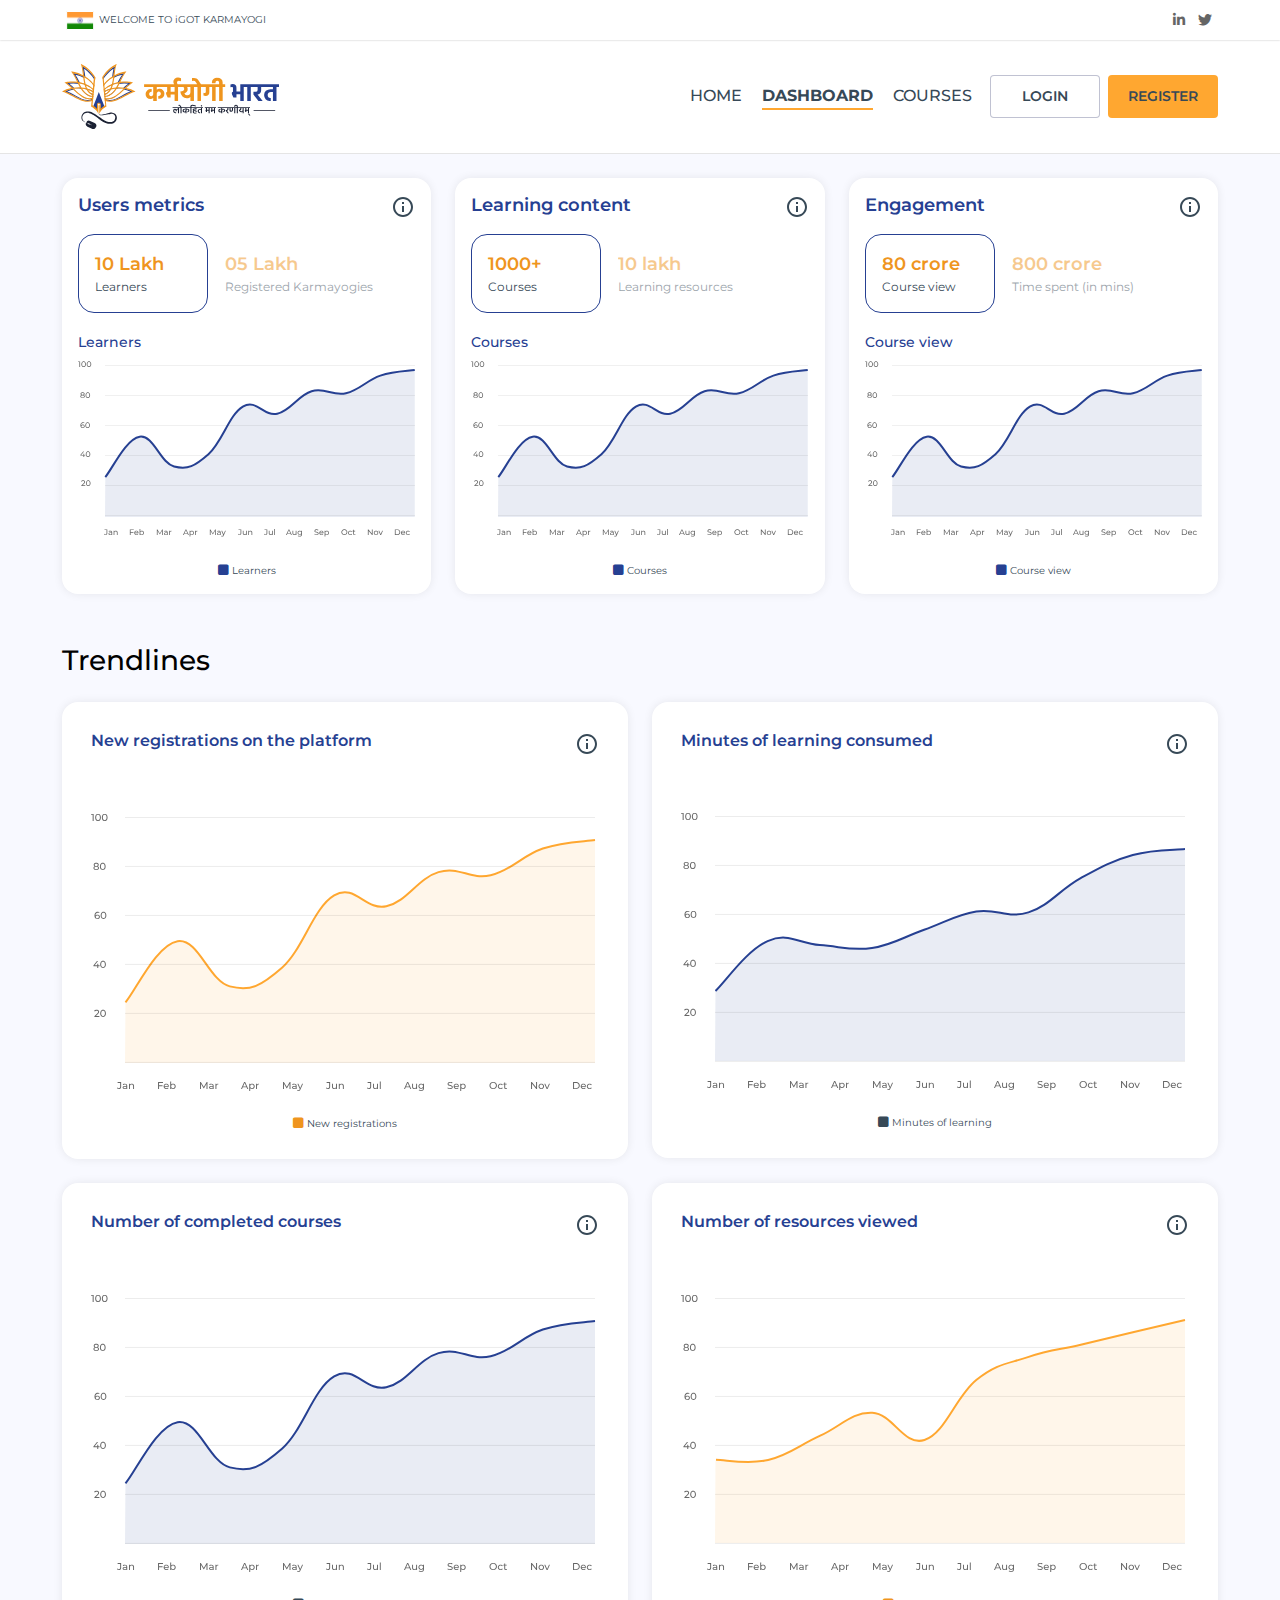
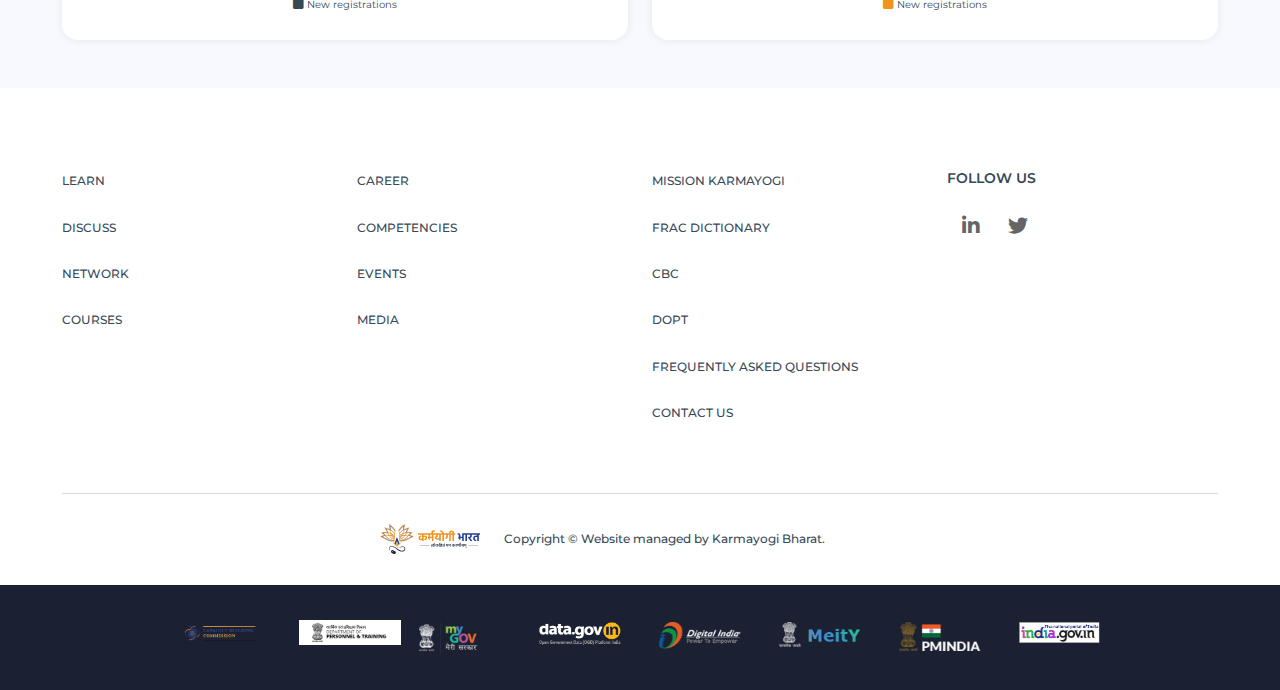
<file: dashboard.html>
<!doctype html>
<html lang="en">
<head>
  <!-- Required meta tags -->
  <meta charset="utf-8">
  <meta name="viewport" content="width=device-width, initial-scale=1">
  <!-- font awesome js -->
  <link href="css/all.min.css" rel="stylesheet">
  <!-- Owl carousel items CSS -->
  <link href="css/owl.carousel.min.css" rel="stylesheet">
  <!-- Bootstrap CSS -->
  <link href="css/bootstrap.min.css" rel="stylesheet">
  <!-- Custom style CSS -->
  <link href="css/style.css" rel="stylesheet">    

  <title>iGOT</title>
</head>
<body>
  <header class="header">
    <div class="tpHead">
      <div class="container">
        <div class="row d-flex align-items-center">
          <div class="col-8">
            <div class="flag f-10">
              <img class="px-1" src="img/flag.svg" alt="Indian flag icon">WELCOME TO iGOT KARMAYOGI
            </div>
          </div>
          <div class="col-4">
            <div class="socialIcon d-flex justify-content-end">
              <!-- <a href="" class="icon"><i class="fa-brands fa-facebook-f"></i></a> -->
              <a href="https://www.linkedin.com/company/karmayogi-bharat/" target="_blank" class="icon"><i class="fa-brands fa-linkedin-in"></i></a>
              <a href="https://twitter.com/CeoKarmayogi" target="_blank" class="icon"><i class="fa-brands fa-twitter"></i></a>
              <!-- <a href="" class="icon"><i class="fa-brands fa-instagram"></i></a> -->

            </div>
          </div>
        </div>
      </div>
    </div>
    <nav class="navbar navbar-expand-md  igot-menu" aria-label="Third navbar example">
      <div class="container">
        <a class="navbar-brand" href="#"><img src="img/karmayogiLogo.svg" alt="karmayogi bharat logo"></a>
        <button class="navbar-toggler" type="button" data-bs-toggle="collapse" data-bs-target="#navbarKarmayogi" aria-controls="navbarKarmayogi" aria-expanded="false" aria-label="Toggle navigation">
          <span class="navbar-toggler-icon"></span>
          <span class="navbar-toggler-icon"></span>
          <span class="navbar-toggler-icon"></span>
        </button>

        <div class="collapse navbar-collapse" id="navbarKarmayogi">
          <ul class="navbar-nav ms-md-auto">
            <li class="nav-item">
              <a class="nav-link " aria-current="page" href="index.html#">Home</a>
            </li>
            <li class="nav-item">
              <a class="nav-link active" href="index.html#dashboardAnalytics">Dashboard</a>
            </li>
            <li class="nav-item">
              <a class="nav-link" href="index.html#igotcourses">Courses</a>
            </li>
          </ul>
          <form role="search">
            <!-- <input class="form-control" type="search" placeholder="Search" aria-label="Search"> -->
            <!-- <div class="search me-2"><img src="img/searchIcon.svg" alt="search icon here"></div> -->
          </form>
          <div class="register d-flex">
            <div class="logIn mx-2"><a id="loginLink" href="protected/v8/resource" class="btn btn-default">Login</a></div>
            <div class="signUp"><a id="registerLink" href="public/signup" class="btn btn-primary">Register</a></div>
          </div>
        </div>
      </div>
    </nav>
  </header>
  <!-- Igot public dashboard section start here -->
  <section class="dashboardSection">
    <div class="container">
      <div class="row">
        <div class="col-md-12">
          <div class="dashboardAnalytics">
            <!-- <div class="sortby my-4 ps-2 d-flex justify-content-end">
              <div class="custom-select  ">
                <select class="form-select" aria-label="Default select example">
                  
                  <option selected value="1">Weekly</option>
                  <option value="2">Monthly</option>
                  <option value="3">Yearly</option>
                </select>
            </div>

          </div> -->
          <div class="d-metricsSection mt-4">
            <div class="row">
              <div class="col-md-6 col-lg-4">
                <div class="d-metricsColumn mb-4 mb-md-0">
                  <div class="d-metricsHeading  d-flex justify-content-between">
                    <h2 class="h4 mb-3 f-600">Users metrics</h2>

                    <a href="info" data-bs-toggle="modal" data-bs-target="#myModal"><img src="img/icon_info.svg" alt="information icon"></a>
                    <!-- Modal -->

                    <div class="modal fade" id="myModal" data-controls-modal="" data-bs-backdrop="static" data-bs-keyboard="false" tabindex="-1" aria-labelledby="myModalLabel" aria-hidden="true">
                      <div class="modal-dialog">
                        <div class="modal-content">
                          <div class="modal-header">
                            <h5 class="modal-title" id="myModalLabel">Information</h5>
                            <button type="button" class="btn-close" data-bs-dismiss="modal" aria-label="Close"></button>
                          </div>
                          <div class="modal-body">
                            This is some placeholder content to show the scrolling behavior for modals. We use repeated line breaks to demonstrate how content can exceed minimum inner height, thereby showing inner scrolling. When content becomes longer than the prefedined max-height of modal, content will be cropped and scrollable within the modal.                          </div>
                          <div class="modal-footer">
                            <button type="button" class="btn btn-secondary" data-bs-dismiss="modal">Close</button>
                            
                          </div>
                        </div>
                      </div>
                    </div>
                  </div>
                  <div class="d-metricsTab">
                    <ul class="nav nav-pills mb-3" id="pills-tab" role="tablist">
                      <li class="nav-item" role="presentation">
                        <button class="nav-link active" id="pills-learners-tab" data-bs-toggle="pill" data-bs-target="#pills-learners" type="button" role="tab" aria-controls="pills-learners" aria-selected="true">10 Lakh 
                          <span class="d-block d-block f-12 p-color f-400">Learners</span></button>
                      </li>
                      <li class="nav-item" role="presentation">
                        <button class="nav-link" id="pills-register-tab" data-bs-toggle="pill" data-bs-target="#pills-register" type="button" role="tab" aria-controls="pills-register" aria-selected="false">05 Lakh 
                          <span class="d-block f-12 p-color f-400"> Registered Karmayogies</span></button>
                      </li>
                     
                    </ul>
                    <div class="tab-content" id="pills-tabContent">
                      <div class="tab-pane fade show active" id="pills-learners" role="tabpanel" aria-labelledby="pills-learners-tab">
                        <h6 class="f-500 mb-2 pt-1">Learners</h6>
                        <div class="metricsChart">
                          <img src="img/l-chart.svg" alt="Learners chart here">
                        </div>
                        <div class="d-tabChart text-center  p-color f-10 mt-4">
                          <i class="fa-sharp fa-solid fa-square b-color f-12 pr-2"></i> Learners
                        </div>
                      </div>
                      <div class="tab-pane fade" id="pills-register" role="tabpanel" aria-labelledby="pills-register-tab">
                        <h6 class="f-500 mb-2 pt-1">Registered Karmayogies</h6>
                        <div class="metricsChart">
                          <img src="img/registerChart.svg" alt="Learners chart here">
                        </div>
                        <div class="d-tabChart text-center  p-color f-10 mt-4">
                          <i class="fa-sharp fa-solid fa-square b-color f-12"></i> Registered Karmayogies
                        </div>
                      </div>
                    </div>
                    
                     
                    </div>
                    
                  </div>
                
                </div>
                <div class="col-md-6 col-lg-4">
                <div class="d-metricsColumn mb-4 mb-md-0">
                  <div class="d-metricsHeading  d-flex justify-content-between">
                    <h2 class="h4 mb-3 f-600">Learning content</h2>
                     <a href="info" data-bs-toggle="modal" data-bs-target="#myModal"><img src="img/icon_info.svg" alt="information icon"></a>
                    <!-- Modal -->

                    <div class="modal fade" id="myModal" data-controls-modal="" data-bs-backdrop="static" data-bs-keyboard="false" tabindex="-1" aria-labelledby="myModalLabel" aria-hidden="true">
                      <div class="modal-dialog">
                        <div class="modal-content">
                          <div class="modal-header">
                            <h5 class="modal-title" id="myModalLabel">Information</h5>
                            <button type="button" class="btn-close" data-bs-dismiss="modal" aria-label="Close"></button>
                          </div>
                          <div class="modal-body">
                            This is some placeholder content to show the scrolling behavior for modals. We use repeated line breaks to demonstrate how content can exceed minimum inner height, thereby showing inner scrolling. When content becomes longer than the prefedined max-height of modal, content will be cropped and scrollable within the modal.                          </div>
                          <div class="modal-footer">
                            <button type="button" class="btn btn-secondary" data-bs-dismiss="modal">Close</button>
                            
                          </div>
                        </div>
                      </div>
                    </div>
                  </div>
                  <div class="d-metricsTab">
                    <ul class="nav nav-pills mb-3" id="pills-tab" role="tablist">
                      <li class="nav-item" role="presentation">
                        <button class="nav-link active" id="pills-courses-tab" data-bs-toggle="pill" data-bs-target="#pills-courses" type="button" role="tab" aria-controls="pills-courses" aria-selected="true">1000+ 
                          <span class="d-block d-block f-12 p-color f-400">Courses</span></button>
                      </li>
                      <li class="nav-item" role="presentation">
                        <button class="nav-link" id="pills-learning-tab" data-bs-toggle="pill" data-bs-target="#pills-learning" type="button" role="tab" aria-controls="pills-learning" aria-selected="false">10 lakh 
                          <span class="d-block f-12 p-color f-400">Learning resources</span></button>
                      </li>
                     
                    </ul>
                    <div class="tab-content" id="pills-tabContent">
                      <div class="tab-pane fade show active" id="pills-courses" role="tabpanel" aria-labelledby="pills-courses-tab">
                        <h6 class="f-500 mb-2 pt-1">Courses</h6>
                        <div class="metricsChart">
                          <img src="img/l-chart.svg" alt="Learners chart here">
                        </div>
                        <div class="d-tabChart text-center  p-color f-10 mt-4">
                          <i class="fa-sharp fa-solid fa-square b-color f-12 pr-2"></i> Courses
                        </div>
                      </div>
                      <div class="tab-pane fade" id="pills-learning" role="tabpanel" aria-labelledby="pills-learning-tab">
                        <h6 class="f-500 mb-2 pt-1">Learning resources</h6>
                        <div class="metricsChart">
                          <img src="img/l-chart.svg" alt="Learners chart here">
                        </div>
                        <div class="d-tabChart text-center  p-color f-10 mt-4">
                          <i class="fa-sharp fa-solid fa-square b-color f-12"></i> Learning resources
                        </div>
                      </div>
                    </div>
                    
                     
                    </div>
                    
                  </div>
                
                </div>
                <div class="col-md-6 col-lg-4 mt-0">
                <div class="d-metricsColumn">
                  <div class="d-metricsHeading  d-flex justify-content-between">
                    <h2 class="h4 mb-3 f-600">Engagement</h2>
                     <a href="info" data-bs-toggle="modal" data-bs-target="#myModal"><img src="img/icon_info.svg" alt="information icon"></a>
                    <!-- Modal -->

                    <div class="modal fade" id="myModal" data-controls-modal="" data-bs-backdrop="static" data-bs-keyboard="false" tabindex="-1" aria-labelledby="myModalLabel" aria-hidden="true">
                      <div class="modal-dialog">
                        <div class="modal-content">
                          <div class="modal-header">
                            <h5 class="modal-title" id="myModalLabel">Information</h5>
                            <button type="button" class="btn-close" data-bs-dismiss="modal" aria-label="Close"></button>
                          </div>
                          <div class="modal-body">
                            This is some placeholder content to show the scrolling behavior for modals. We use repeated line breaks to demonstrate how content can exceed minimum inner height, thereby showing inner scrolling. When content becomes longer than the prefedined max-height of modal, content will be cropped and scrollable within the modal.                          </div>
                          <div class="modal-footer">
                            <button type="button" class="btn btn-secondary" data-bs-dismiss="modal">Close</button>
                            
                          </div>
                        </div>
                      </div>
                    </div>
                  </div>
                  <div class="d-metricsTab">
                    <ul class="nav nav-pills mb-3" id="pills-tab" role="tablist">
                      <li class="nav-item" role="presentation">
                        <button class="nav-link active" id="pills-coursesView-tab" data-bs-toggle="pill" data-bs-target="#pills-coursesView" type="button" role="tab" aria-controls="pills-coursesView" aria-selected="true">80 crore
                          <span class="d-block d-block f-12 p-color f-400">Course view</span></button>
                      </li>
                      <li class="nav-item" role="presentation">
                        <button class="nav-link" id="pills-time-tab" data-bs-toggle="pill" data-bs-target="#pills-time" type="button" role="tab" aria-controls="pills-time" aria-selected="false">800 crore
                          <span class="d-block f-12 p-color f-400">Time spent (in mins)</span></button>
                      </li>
                     
                    </ul>
                    <div class="tab-content" id="pills-tabContent">
                      <div class="tab-pane fade show active" id="pills-coursesView" role="tabpanel" aria-labelledby="pills-coursesView-tab">
                        <h6 class="f-500 mb-2 pt-1">Course view</h6>
                        <div class="metricsChart">
                          <img src="img/l-chart.svg" alt="Learners chart here">
                        </div>
                        <div class="d-tabChart text-center  p-color f-10 mt-4">
                          <i class="fa-sharp fa-solid fa-square b-color f-12 pr-2"></i> Course view
                        </div>
                      </div>
                      <div class="tab-pane fade" id="pills-time" role="tabpanel" aria-labelledby="pills-time-tab">
                        <h6 class="f-500 mb-2 pt-1">Time spent (in mins)</h6>
                        <div class="metricsChart">
                          <img src="img/l-chart.svg" alt="Learners chart here">
                        </div>
                        <div class="d-tabChart text-center  p-color f-10 mt-4">
                          <i class="fa-sharp fa-solid fa-square b-color f-12"></i> Time spent (in mins)
                        </div>
                      </div>
                    </div>
                    
                     
                    </div>
                    
                  </div>
                
                </div>
              </div>
            </div>
          </div>
         
        </div>
      </div>
    </div>
  </div>
   
  </section>
<!-- end here -->
<section class="trendlinesSection">
  <div class="container">
    <div class="row">
      <div class="col-md-12">
        <h2 class="h2 mb-4">Trendlines</h2>
      </div>
      <div class="col-md-6">
        <div class="d-metricsColumn newRegister">
          <div class="d-metricsHeading mb-5  d-flex justify-content-between">
            <h2 class="h5 f-600">New registrations on the platform</h2>
            <div class="cardFilter">
               <a href="info" data-bs-toggle="modal" data-bs-target="#myModal"><img src="img/icon_info.svg" alt="information icon"></a>
                    <!-- Modal -->

                    <div class="modal fade" id="myModal" data-controls-modal="" data-bs-backdrop="static" data-bs-keyboard="false" tabindex="-1" aria-labelledby="myModalLabel" aria-hidden="true">
                      <div class="modal-dialog">
                        <div class="modal-content">
                          <div class="modal-header">
                            <h5 class="modal-title" id="myModalLabel">Information</h5>
                            <button type="button" class="btn-close" data-bs-dismiss="modal" aria-label="Close"></button>
                          </div>
                          <div class="modal-body">
                            This is some placeholder content to show the scrolling behavior for modals. We use repeated line breaks to demonstrate how content can exceed minimum inner height, thereby showing inner scrolling. When content becomes longer than the prefedined max-height of modal, content will be cropped and scrollable within the modal.                          </div>
                          <div class="modal-footer">
                            <button type="button" class="btn btn-secondary" data-bs-dismiss="modal">Close</button>
                            
                          </div>
                        </div>
                      </div>
                    </div>
              <!-- <a href="info" class=""><img src="img/fullscreen.svg" alt="full screen icon"></a>
              <a href="info"><img src="img/more.svg" alt="full screen icon"></a> -->
            </div>

          </div>
          <div class="d-metricsTab trendlinesTab">
            <div class="metricsChart">
              <img src="img/newRegisterChart.svg" alt="Learners chart here">
            </div>  

            
           <div class="d-tabChart text-center p-color f-10 mt-4">
              <i class="fa-sharp fa-solid fa-square y-color f-12"></i> New registrations
            </div>  
          </div>
            
          </div>
        
        </div>
        <div class="col-md-6 mt-4 mt-md-0">
        <div class="d-metricsColumn minuteLearning">
          <div class="d-metricsHeading mb-5  d-flex justify-content-between">
            <h2 class="h5 f-600">Minutes of learning consumed</h2>
            <div class="cardFilter">
               <a href="info" data-bs-toggle="modal" data-bs-target="#myModal"><img src="img/icon_info.svg" alt="information icon"></a>
                    <!-- Modal -->

                    <div class="modal fade" id="myModal" data-controls-modal="" data-bs-backdrop="static" data-bs-keyboard="false" tabindex="-1" aria-labelledby="myModalLabel" aria-hidden="true">
                      <div class="modal-dialog">
                        <div class="modal-content">
                          <div class="modal-header">
                            <h5 class="modal-title" id="myModalLabel">Information</h5>
                            <button type="button" class="btn-close" data-bs-dismiss="modal" aria-label="Close"></button>
                          </div>
                          <div class="modal-body">
                            This is some placeholder content to show the scrolling behavior for modals. We use repeated line breaks to demonstrate how content can exceed minimum inner height, thereby showing inner scrolling. When content becomes longer than the prefedined max-height of modal, content will be cropped and scrollable within the modal.                          </div>
                          <div class="modal-footer">
                            <button type="button" class="btn btn-secondary" data-bs-dismiss="modal">Close</button>
                            
                          </div>
                        </div>
                      </div>
                    </div>
              <!-- <a href="info" class=""><img src="img/fullscreen.svg" alt="full screen icon"></a>
              <a href="info"><img src="img/more.svg" alt="full screen icon"></a> -->
            </div>

          </div>
          <div class="d-metricsTab trendlinesTab">
            <div class="metricsChart">
              <img src="img/minutesLearningChart.svg" alt="Minutes of learning chart">
            </div>  

            
           <div class="d-tabChart text-center p-color f-10 mt-4">
              <i class="fa-sharp fa-solid fa-square p-color f-12"></i> Minutes of learning
            </div>  
          </div>
            
          </div>
        
        </div>
        <div class="col-md-6 mt-4">
        <div class="d-metricsColumn completedCourse">
          <div class="d-metricsHeading mb-5  d-flex justify-content-between">
            <h2 class="h5 f-600">Number of completed courses</h2>
            <div class="cardFilter">
               <a href="info" data-bs-toggle="modal" data-bs-target="#myModal"><img src="img/icon_info.svg" alt="information icon"></a>
                    <!-- Modal -->

                    <div class="modal fade" id="myModal" data-controls-modal="" data-bs-backdrop="static" data-bs-keyboard="false" tabindex="-1" aria-labelledby="myModalLabel" aria-hidden="true">
                      <div class="modal-dialog">
                        <div class="modal-content">
                          <div class="modal-header">
                            <h5 class="modal-title" id="myModalLabel">Information</h5>
                            <button type="button" class="btn-close" data-bs-dismiss="modal" aria-label="Close"></button>
                          </div>
                          <div class="modal-body">
                            This is some placeholder content to show the scrolling behavior for modals. We use repeated line breaks to demonstrate how content can exceed minimum inner height, thereby showing inner scrolling. When content becomes longer than the prefedined max-height of modal, content will be cropped and scrollable within the modal.                          </div>
                          <div class="modal-footer">
                            <button type="button" class="btn btn-secondary" data-bs-dismiss="modal">Close</button>
                            
                          </div>
                        </div>
                      </div>
                    </div>
              <!-- <a href="info" class=""><img src="img/fullscreen.svg" alt="full screen icon"></a>
              <a href="info"><img src="img/more.svg" alt="full screen icon"></a> -->
            </div>

          </div>
          <div class="d-metricsTab trendlinesTab">
            <div class="metricsChart">
              <img src="img/completedCourseChart.svg" alt="Number of completed courses">
            </div>  

            
           <div class="d-tabChart text-center p-color f-10 mt-4">
              <i class="fa-sharp fa-solid fa-square p-color f-12"></i> New registrations
            </div>  
          </div>
            
          </div>
        
        </div>
        <div class="col-md-6 mt-4">
        <div class="d-metricsColumn newRegister">
          <div class="d-metricsHeading mb-5  d-flex justify-content-between">
            <h2 class="h5 f-600">Number of resources viewed</h2>
            <div class="cardFilter">
               <a href="info" data-bs-toggle="modal" data-bs-target="#myModal"><img src="img/icon_info.svg" alt="information icon"></a>
                    <!-- Modal -->

                    <div class="modal fade" id="myModal" data-controls-modal="" data-bs-backdrop="static" data-bs-keyboard="false" tabindex="-1" aria-labelledby="myModalLabel" aria-hidden="true">
                      <div class="modal-dialog">
                        <div class="modal-content">
                          <div class="modal-header">
                            <h5 class="modal-title" id="myModalLabel">Information</h5>
                            <button type="button" class="btn-close" data-bs-dismiss="modal" aria-label="Close"></button>
                          </div>
                          <div class="modal-body">
                            This is some placeholder content to show the scrolling behavior for modals. We use repeated line breaks to demonstrate how content can exceed minimum inner height, thereby showing inner scrolling. When content becomes longer than the prefedined max-height of modal, content will be cropped and scrollable within the modal.                          </div>
                          <div class="modal-footer">
                            <button type="button" class="btn btn-secondary" data-bs-dismiss="modal">Close</button>
                            
                          </div>
                        </div>
                      </div>
                    </div>
              <!-- <a href="info" class=""><img src="img/fullscreen.svg" alt="full screen icon"></a>
              <a href="info"><img src="img/more.svg" alt="full screen icon"></a> -->
            </div>

          </div>
          <div class="d-metricsTab trendlinesTab">
            <div class="metricsChart">
              <img src="img/resourceViewChart.svg" alt="Number of resources viewed">
            </div>  

            
           <div class="d-tabChart text-center p-color f-10 mt-4">
              <i class="fa-sharp fa-solid fa-square y-color f-12"></i> New registrations
            </div>  
          </div>
            
          </div>
        
        </div>
    </div>
  </div>
</section>

  
      <footer class="footer mt-auto bg-white">
        <div class="container">
          <div class="row">
            <div class="col-md-3">
              <div class="footerNav">
                <ul>
                  <li><a id="learnLink" href="page/learn" class="f-link">Learn</a></li>
                  <li><a id="discussLink" href="app/discussion-forum?page=home" class="f-link">Discuss</a></li>
                  <li><a id="networkLink" href="app/network-v2" class="f-link">Network</a></li>
                  <li><a id="coursesLink" href="page/learn" class="f-link">Courses</a></li>
                </ul>
              </div>
            </div>
            <div class="col-md-3">
              <div class="footerNav">
                <ul>
                  <li><a id="careerLink" href="app/careers/home" class="f-link">Career</a></li>
                  <li><a id="competenciesLink" href="app/competencies" class="f-link">Competencies</a></li>
                  <li><a id="eventsLink" href="app/event-hub" class="f-link">Events</a></li>
                  <li><a href="https://karmayogibharat.gov.in/" target="_blank" class="f-link">Media</a></li>
                </ul>
              </div>
            </div>
            <div class="col-md-3">
              <div class="footerNav">
                <ul>
                  <li><a href="https://karmayogibharat.gov.in/programme.php" target="_blank" class="f-link">Mission Karmayogi</a></li>
                  <li><a href="https://frac-dictionary.igotkarmayogi.gov.in/"  class="f-link">Frac Dictionary</a></li>
                  <li><a id="cbcLink" href="https://cbc.gov.in/" class="f-link">CBC</a></li>
                  <li><a id="doptLink" href="https://dopt.gov.in/" class="f-link">Dopt</a></li>
                
                  <li><a id="faqLink" href="public/faq" class="f-link">Frequently asked questions</a></li>
                  <li><a id="contactUsLink" href="public/contact" class="f-link">Contact Us</a></li>
                </ul>
              </div>
            </div>
            <div class="col-md-3">
              <!-- <p class="p-color text-uppercase f-14 f-600">Also Available In <a href="" class="btn btn-default btn-lang">हिंदी</a></p> -->
              <div class="footer-social">
                <p class="p-color text-uppercase f-14 f-600">Follow us</p>
                <div class="socialIcon d-flex mb-4 mt-3">
                  <!-- <a href="" class="icon"><i class="fa-brands fa-facebook-f"></i></a> -->
                  <a href="https://www.linkedin.com/company/karmayogi-bharat/" target="_blank" class="icon"><i class="fa-brands fa-linkedin-in"></i></a>
                  <a href="https://twitter.com/CeoKarmayogi" target="_blank" class="icon"><i class="fa-brands fa-twitter"></i></a>

                  <!-- <a href="" class="icon"><i class="fa-brands fa-instagram"></i></a> -->

                </div>
                <!-- <div class="f-igotLogo"><img src="img/igotLogo.jpg" alt="iGot logo"></div> -->
              </div>




            </div>
            <div class="col-md-12">
              <hr>
              <div class="copyrightNic d-flex align-items-center">
                <div class="nicImg me-4">
                  <a href="" id="copyrightLink" target="_blank">
                    <img src="img/karmayogiLogo.svg" alt="National informatics center" class="footer-logo" height="30px">
                  </a>
                </div>
                <p class="f-12 f-500">Copyright © Website managed by Karmayogi Bharat.</p>
              </div>
            </div>
          </div>
        </div>
        <div class="govt-logo">
          <div class="container">
            <div class="row d-flex justify-content-center">
              <div class="col-md-10">
                <div class="govlogo d-flex flex-wrap flex-md-nowrap justify-content-between ">
                  <p><a href="https://cbc.gov.in/" target="_blank"><img src="img/cbc.png" alt="CBC logo"></a></p>
                  <p><a href="https://dopt.gov.in/" target="_blank" class="dopt_link"><img src="img/dopt.png" alt="DOPT logo"></a></p>
                  <p><a href="https://www.mygov.in/" target="_blank"><img src="img/mygov-footer-logo.png" alt="Mygov logo"></a></p>
                  <p><a href="https://data.gov.in/" target="_blank"><img src="img/data-gov-logo.png" alt="Data gov logo"></a></p>
                  <p><a href="https://www.digitalindia.gov.in/" target="_blank"><img src="img/digital-india-logo.png" alt="Digital India logo"></a></p>

                  <p><a href="https://www.meity.gov.in/ " target="_blank"><img src="img/Meity_logo.png" alt="Meity logo"></a></p>
                  <p><a href="https://www.pmindia.gov.in/en/" target="_blank"><img src="img/pm-india-logo.png" alt="PM india logo"></a></p>
                  <p><a href="https://www.india.gov.in/" target="_blank"><img src="img/india-gov-logo.png" alt="India gov logo"></a></p>
                </div>
              </div>
            </div>
          </div>
        </div>
      </footer>
      <!-- Option 1: Bootstrap Bundle with Popper -->
      <script src="js/bootstrap.bundle.min.js"></script>
      <script src="https://code.jquery.com/jquery-3.3.1.min.js"></script>
      <script src="js/owl.carousel.min.js"></script>
      <script>

      </script>

      <script>
        var portalURL= ""
        var contentBucket = ""
        var certImage = ""
        var loginPageRedirection = false
        var config= {}

        $(document).ready(async function() {
          const res = await fetch('./configurations.json')
          if(res) {
            const resJson = await res.json()
            config = resJson
            portalURL = resJson.portalURL || ''
            contentBucket = resJson.contentBucket || ''
            certImage = resJson.certImage || ''
            loginPageRedirection = resJson.loginPageRedirection
          }
          await updateLinks()
          await updateDashboardCounters()
          // var hostName=window.location.origin.replace('www','portal')
          await fetchCourses(portalURL + '/api/course/v1/explore')
        })

        function getChangedUrl(url) {
            if (url && url.length > 0) {
              const tempData = url.split('content')
              if (url.indexOf(`/collection`) > 0) {
                return `${portalURL}${contentBucket}${tempData[tempData.length - 1]}`
              }
              if (url.indexOf('/public/content') > 0) {
                return `${portalURL}${certImage}${tempData[tempData.length - 1]}`
              }
              return `${portalURL}${contentBucket}/content${tempData[tempData.length - 1]}`
            }
            return url
          }

        async function fetchCourses(url){
          let courses = []
          let content=''
          const response = await fetch(url)
          const {result} = await response.json()
          if(result && result.content && result.content.length) {
            courses = result.content
          }

          //resize event was triggering an error, this if statement is to go around it
          if($('.owl-carousel').hasClass('owl-theme')){ 
            //these 3 lines kill the owl, and returns the markup to the initial state
            $('.owl-carousel').trigger('destroy.owl.carousel'); 
            $('.owl-carousel').find('.owl-stage-outer').children().unwrap();
            $('.owl-carousel').removeClass("owl-center owl-loaded owl-text-select-on");
          }
          
         

          $(".owl-carousel").html('');
          if(courses.length) {
            for(let i=0; i<courses.length; i++) {
              let c = courses[i]
              let imagePath = c.appIcon
              if(c.posterImage) {
                imagePath = c.posterImage
              } 
              // let a =  imagePath.split('/')
              // var imgUrl = `${portalURL}/assets/public/`.concat(a[4]).concat('/').concat(a[5]).concat('/').concat(a[6]).concat('/').concat(a[7])
              var imgUrl = getChangedUrl(imagePath)

              // content += "<div class=\"item\">" + courses[i].name + "</div>"
              content += `<div class="item">
                            <a href="${portalURL}/public/toc/${c.identifier}/overview">
                                <div class="igot-display"><img src="${imgUrl}" alt="${c.name}">
                                </div>
                                <div class="igot-courseContent">
                                    <div class="c-score d-flex align-items-center mb-2">
                                        <div class="c-type me-2 p-color"><i class="fa-solid fa-video me-1"></i> ${c.primaryCategory}</div>
                                        <!-- <div class="c-star me-auto">
                                    <i class="fa-sharp fa-solid fa-star"></i>
                                    <i class="fa-sharp fa-solid fa-star"></i>
                                    <i class="fa-sharp fa-solid fa-star"></i>
                                    <i class="fa-sharp fa-solid fa-star"></i>
                                    <i class="fa-sharp fa-solid fa-star"></i>
                                </div>
                                <div class="c-share">
                                    
                                    <svg class="c-share" width="16" height="16" viewBox="0 0 16 16" fill="none">
                                        <path d="M8.49078 4.29287L8.96493 4.26833V3.79354V1.052L15.1933 6.12417L8.96493 11.2117V8.47989V7.95126L8.43712 7.98067C5.19255 8.16143 2.21369 10.1022 0.743144 13.0324L0.736881 13.0449L0.731325 13.0577L0.5 13.591V12.7149C0.5 10.4705 1.37824 8.35633 2.97659 6.75801L2.97659 6.758C4.46981 5.26476 6.41266 4.40044 8.49078 4.29287ZM0.5 14.8474L1.19003 13.2567L0.5 14.8474Z" fill="" stroke=""/>
                                    </svg>
                                
                                    </div> -->
                                    </div>
                                    <div class="courseDetails">
                                        <h2 class="h6 mb-2"> ${c.name} </h2>
                                        <p> ${c.description}</p>
                                        <div class="dureation">Learning Hours : <span>${c.duration} mins</span></div>
                                    </div>
                                </div>
                            </a>
                        </div>`
            }
          }

          $(".igot-courseCarousel").html(content);
          initilizeCourosel();
        }

        async function initilizeCourosel() {
          $('.igot-courseCarousel').owlCarousel({
              loop: false,
              rewind: true,
              nav: true,
              margin: 0,
              // startPosition: 1, // 1, 2, 3 
              responsiveClass: true,
              autoplay: true,
              smartSpeed: 500,
              autoplayHoverPause: true,
              // center:true,
              responsive: {
              0: {
                items: 1,
                nav:true,
                margin: 10,
              },

              600: {
                items: 3,
                nav:true,
              }
            }
          });
        }

        async function updateLinks() {
          const loginLink = document.getElementById('loginLink')
          const registerLink = document.getElementById('registerLink')
          const registerLink1 = document.getElementById('registerLink1')
          const learnLink = document.getElementById('learnLink')
          const discussLink = document.getElementById('discussLink')
          const networkLink = document.getElementById('networkLink')
          const coursesLink = document.getElementById('coursesLink')
          const careerLink = document.getElementById('careerLink')
          const competenciesLink = document.getElementById('competenciesLink')
          const eventsLink = document.getElementById('eventsLink')
          const faqLink = document.getElementById('faqLink')
          const contactUsLink = document.getElementById('contactUsLink')
          const copyrightLink = document.getElementById('copyrightLink')
          appendPortalURLToHref(loginLink)
          appendPortalURLToHref(registerLink)
          appendPortalURLToHref(registerLink1)
          appendPortalURLToHref(faqLink)
          appendPortalURLToHref(contactUsLink)
          appendPortalURLToHref(copyrightLink)
          // TODO Enable this, when redirection issue resolved
          if(!loginPageRedirection){
            appendPortalURLToHref(learnLink)
            appendPortalURLToHref(discussLink)
            appendPortalURLToHref(networkLink)
            appendPortalURLToHref(coursesLink)
            appendPortalURLToHref(careerLink)
            appendPortalURLToHref(competenciesLink)
            appendPortalURLToHref(eventsLink)
          } else {
            // TODO Enable this, when redirection issue resolved
            appendLoginURLToHref(learnLink)
            appendLoginURLToHref(discussLink)
            appendLoginURLToHref(networkLink)
            appendLoginURLToHref(coursesLink)
            appendLoginURLToHref(careerLink)
            appendLoginURLToHref(competenciesLink)
            appendLoginURLToHref(eventsLink)
          }

        }

        async function updateDashboardCounters() {
          document.getElementById('learners').innerHTML = config.learners || 0
          document.getElementById('registeredKarmayogies').innerHTML = config.registeredKarmayogies || 0
          document.getElementById('courses').innerHTML = config.courses || 0
          document.getElementById('availableContent').innerHTML = config.availableContent || 0
          document.getElementById('courseViews').innerHTML = config.courseViews || 0
          document.getElementById('minutesSpent').innerHTML = config.minutesSpent || 0
        }

        async function appendPortalURLToHref(element){
          const oldhref = element.getAttribute("href")
            element.setAttribute("href", `${portalURL}${oldhref}`);
        }

        // TODO: Remove this method, once redirection links for hubs is fixed,
        //  This is a quick fix for urgent deployment
        async function appendLoginURLToHref(element) {
          element.setAttribute("href", `${portalURL}/protected/v8/resource`);
        }

      </script>


    </body>
    </html>
</file>
<file: css/style.css>
@import url('https://fonts.googleapis.com/css2?family=Montserrat:wght@300;400;500;600;700;800&display=swap');
@import url('https://fonts.googleapis.com/css2?family=DM+Sans:wght@400;500;700&display=swap');
/* Gochi hand font */
@font-face {
    font-family: 'gochi_handregular';
    src: url('../fonts/gochihand-regular-webfont.woff2') format('woff2'),
         url('../fonts/gochihand-regular-webfont.woff') format('woff');
    font-weight: normal;
    font-style: normal;

}
/* end here */
/* font-family: 'DM Sans', sans-serif; */
/* 
* {
    -webkit-transition: all 300ms ease-in-out;
    -moz-transition: all 300ms ease-in-out;
    transition: all 300ms ease-in-out;
}
 */
html,
body {
    max-width: 100%;
    font-size: 16px;
    overflow-x: hidden!important;
}
body {
    font-family: 'Montserrat', sans-serif;
    background-color: #ffffff;
    margin: 0; 
    padding: 0;
    color: #374957;
}
a {
    color: #ffffff;
    text-decoration: none;
    border: none;
    
}
a:hover {
    color: #ffffff;
}
a:focus {
    outline: none;
}
.breadcrumb .breadcrumb-item a {
    color: #6c757d;
}
.breadcrumb-item.active {
    color: #ffffff;
}
::-moz-selection { 
    color: #ffffff;
    background: #5F7D95;
}
::selection { 
    color: #ffffff;
    background: #5F7D95;
}
.btn-check:focus+.btn, .btn:focus {
  box-shadow: none;
}
strong {
    font-weight: 700;
}
img {
    max-width: 100%;
}
ul,
li {
    list-style: none;
    padding-inline-start: 0;
}
.container {
    max-width: 1344px;
}
/* Heading fonts */
.w-85 {
    width: 85% !important;
}
ul,li,a, lable {
}
.opacity-1 {
    opacity: 1;
}
.opacity-8 {
    opacity: .8;
}
.opacity-5 {
    opacity: .5;
}
h6, .h6, h5, .h5, h4, .h4, h3, .h3, h2, .h2, h1, .h1 {
  margin-top: 0;
  margin-bottom: 0.6rem;
  font-weight: 700;
  line-height: 1.3;
  color: #264092;
}

h1, .h1 {font-size: 2.5rem;letter-spacing: -1px;line-height: 1.2;}
h2, .h2 {font-size: 1.75rem;}
h4,.h4 {font-size: 1.125rem;}
h5,.h5 {font-size: 1rem; font-weight: 500;}
h6, .h6 {font-size: .875rem;}
/* h2, .h2 {font-size: 1.5rem;}
h3, .h3 {font-size: 1.125rem;}
h4, .h4 {font-size: 0.875rem;} */
p{
    font-size: .75rem;
    line-height: 1.5;
    font-weight: 400;
    margin-bottom:0;
}
/* font size here */
.f-10 {
    font-size: 0.625rem !important;
}
.f-12 {
    font-size: .75rem !important;
}
.f-14 {
    font-size: .875rem !important;
}
.f-16 {
    font-size: 1rem !important;
}
.f-18 {
    font-size: 1.2rem !important;
}
.p-color {
    color: #374957 !important;
}
.l-color {
    color: #5F7D95 !important;
}
.b-color {
    color: #264092;
}
.y-color {
    color: #EF951E;
}
.bg-lightBlue {
    background-color: #5F7D95 !important;
}
.bg-primary {
    background-color: #374957 !important;
}
.bg-white {
    background-color: #ffffff !important;
}
.f-400 {font-weight: 400;}
.f-500{ font-weight: 500;}
.f-600{ font-weight: 600;}
/* End here */
/* button css start here */
.btn {
    min-width: 6.875rem;
    padding: 0.625rem;
    color: #374957;
    font-weight: 600;
    text-transform: uppercase;
    background-color: #ffffff;
    border: 1px solid transparent;
    border-radius: .25rem;
    font-size: .875rem;
}
.btn-default {
    border: 1px solid rgba(3, 12, 75, .25);
}

.btn-primary {
    background-color: #FFA730;
}

.btn-check:focus+.btn-primary, .btn-primary:focus,
.btn-check:active+.btn-primary, 
.btn-check:checked+.btn-primary, 
.btn-primary.active, 
.btn-primary:active, 
.show>.btn-primary.dropdown-toggle,
.btn-default:hover,
.btn-primary:hover {
    background-color: #ffffff;
    border-color: #FFA730;
    color: #FFA730;
}
.btn-check:active+.btn-primary:focus, 
.btn-check:checked+.btn-primary:focus, 
.btn-primary.active:focus, 
.btn-primary:active:focus, 
.show>.btn-primary.dropdown-toggle:focus {
    box-shadow: 0 0 0 0.25rem rgb(225 167 48 / 50%);
}
.btn-radius-default {
    text-transform: none;
    font-weight: 400;
    border: 1px solid #ddd;
    border-radius: 3rem;

}
.btn-radius-default:hover {
    background-color: #FFA730;
    border-color: #ffffff;
    font-weight: 600;
}
/* button end here */

.igot-menu {
    background-color: transparent!important;
    padding-top: 1.2rem;
    padding-bottom: 1.2rem;
    border-bottom: 1px solid rgba(0,0,0,.1);
}
.container{
    max-width: 1180px;
}
.igot-menu .navbar-nav .nav-item {
    padding: .625rem;
}
.igot-menu .navbar-nav .nav-link {
    font-size: 1rem;
    color: #374957;
    font-weight: 500;
    text-transform: uppercase;
    padding: 0;
    border: none;
    border-bottom: 1px solid transparent;
}
.igot-menu .navbar-nav .nav-link:hover {
    border-bottom: 2px solid #FFA730;
}
.igot-menu .navbar-nav .nav-link.active {
    font-weight: 700;
    border-bottom: 2px solid #FFA730;
    color: #374957;
}
.socialIcon .icon {
    width: 1.25rem;
    height: 1.25rem;
    text-align: center;
    margin: 0 3px;
    color: #656565;
}
.socialIcon .icon {
    width: 20px;
    height: 20px;
    background-color: transparent;
    display: flex;
    align-items: center;
    justify-content: center;
    border-radius: 50%;
    font-size: 14px;
}
.socialIcon .icon:hover {
    background-color: #264092;
    color: #ffffff;
}
.tpHead {
    height: 40px;
    display: flex;
    align-items: center;
    box-shadow: 0 0 2px rgb(0 0 0 / 25%);
}
/* slider css start here */
.igot-slider{
    /* Permalink - use to edit and share this gradient: https://colorzilla.com/gradient-editor/#ffffff+0,ffffff+60,d7d7ee+68,d7d7ee+98 */
    background: #ffffff; /* Old browsers */
    background: -moz-linear-gradient(top,  #ffffff 0%, #ffffff 60%, #d7d7ee 60%, #d7d7ee 98%); /* FF3.6-15 */
    background: -webkit-linear-gradient(top,  #ffffff 0%,#ffffff 60%,#d7d7ee 60%,#d7d7ee 98%); /* Chrome10-25,Safari5.1-6 */
    background: linear-gradient(to bottom,  #ffffff 0%,#ffffff 60%,#d7d7ee 60%,#d7d7ee 98%); /* W3C, IE10+, FF16+, Chrome26+, Opera12+, Safari7+ */
    filter: progid:DXImageTransform.Microsoft.gradient( startColorstr='#ffffff', endColorstr='#d7d7ee',GradientType=0 ); /* IE6-9 */
    padding-bottom: 2.6rem;

}
.igot-slider .sliderSep {
    background-color: rgba(38, 64, 142, .12);
    height: 1.2rem;
}
.igot-slider .carousel-control-next {
    right: 20px;
}
.igot-slider .carousel-control-prev {
    left: 20px;
}
.igot-slider .carousel-control-next, 
.igot-slider .carousel-control-prev {
    width: auto;
    opacity: .8;

}
.igot-slider .carousel-control-next:focus, 
.igot-slider .carousel-control-next:hover, 
.igot-slider .carousel-control-prev:focus, 
.igot-slider .carousel-control-prev:hover {
    opacity: 1;
    color: #000000;
}
.igot-slider .carousel-control-prev-icon {
  background: rgba(255, 255, 255, 1) url("data:image/svg+xml,%3Csvg xmlns='http://www.w3.org/2000/svg' width='19.657' height='9.46' viewBox='0 0 19.657 9.46'%3E%3Cpath id='Icon_ionic-ios-arrow-round-back' data-name='Icon ionic-ios-arrow-round-back' d='M16.928,11.433a.644.644,0,0,0,0,.907l2.991,3H3.045a.641.641,0,0,0,0,1.281H19.913l-3,3a.648.648,0,0,0,0,.907.638.638,0,0,0,.9,0l4.06-4.089h0a.719.719,0,0,0,.133-.2.611.611,0,0,0,.049-.246.642.642,0,0,0-.182-.448l-4.06-4.089A.628.628,0,0,0,16.928,11.433Z' transform='translate(-2.409 -11.252)' fill='%23374957'/%3E%3C/svg%3E%0A")no-repeat center center;
  transform: rotate(-180deg);
  padding: 1.5rem;
    border-radius: 4px;
}

.igot-slider .carousel-control-next-icon {
  background: rgba(255, 255, 255, 1) url("data:image/svg+xml,%3Csvg xmlns='http://www.w3.org/2000/svg' width='19.657' height='9.46' viewBox='0 0 19.657 9.46'%3E%3Cpath id='Icon_ionic-ios-arrow-round-back' data-name='Icon ionic-ios-arrow-round-back' d='M16.928,11.433a.644.644,0,0,0,0,.907l2.991,3H3.045a.641.641,0,0,0,0,1.281H19.913l-3,3a.648.648,0,0,0,0,.907.638.638,0,0,0,.9,0l4.06-4.089h0a.719.719,0,0,0,.133-.2.611.611,0,0,0,.049-.246.642.642,0,0,0-.182-.448l-4.06-4.089A.628.628,0,0,0,16.928,11.433Z' transform='translate(-2.409 -11.252)' fill='%23374957'/%3E%3C/svg%3E%0A") no-repeat center center;
  padding: 1.5rem;
    border-radius: 4px;
}
.carousel-indicators [data-bs-target] {
    width: 8px;
    height: 8px;
    opacity: .3;
    border-radius: 8px;
    border: none;
}
.carousel-indicators .active {
    width: 28px;
    opacity: 1;
} 
.igotAnalytics .metrics {
    min-height: 8.875rem;
    border: 1px solid rgba(0,0,0,.08);
    border-radius: .5rem;
    padding: 0.875rem;
    background-color: #f0f0f0;
}
.igotAnalytics  p {
    margin-bottom:0;
    font-size: 0.875rem;
    color: #374957;
    font-weight: 500;
}
.igotAnalytics .metrics .scale img {
    width: 100%;
    height: 85px;
}

.igotAnalytics .recNo {
    color: #EF951E;
    font-family: 'DM Sans', sans-serif;
    font-weight: 700;
    font-size: 1.125rem;
    letter-spacing: .5px;

}
/* .igotAnalytics p {
    margin-bottom:0;
    font-size: 0.75rem;
    color: #374957;
    font-weight: 500;
} */
.igot-courseContent {
    padding: 1.125rem;
    min-height: 10.1rem;
}
.igot-courseCarousel .item {
    box-shadow: 0 4px 4px rgb(0 0 0 / 15%);
    border-radius: 4px;
    overflow: hidden;
    margin: 5px;
}
.igot-courseContent .c-type.me-2 {
    font-size: 9px;
    text-transform: uppercase;
    font-weight: 500;
}
.igot-courseContent .c-type i {
    color: #C8C8C8;
    font-size: 14px;
    position: relative;
    top: 1px;
}
.igot-courseCarousel .c-share {
    fill: #ffffff;
    stroke: #5F7D95;
}
.igot-courseCarousel .c-share:hover {
    fill: #5F7D95 !important;
}
.igot-courseContent .c-star i {
    color: #EF951E;
    font-size: 12px;
    margin-left: -2px;
}
.courseDetails .h6 {
    color: #03154B;
    font-size: .875rem;
    word-break: break-all;
    text-overflow: ellipsis;
    white-space: initial;
    overflow: hidden;
    display: -webkit-box;
    -webkit-box-orient: vertical;
    position: relative;
    -webkit-line-clamp: 1;
}
.igot-courseContent .courseDetails p {
    font-size: 13px;
    color: #5F7D95;
    font-weight: 400;
    line-height: 1.5;
    min-height: 42px;
    word-break: break-all;
    text-overflow: ellipsis;
    white-space: initial;
    overflow: hidden;
    display: -webkit-box;
    -webkit-box-orient: vertical;
    position: relative;
    -webkit-line-clamp: 2;
}
.igot-courseContent .courseDetails .dureation {
    font-size: 10px;
    color: #374957;
    font-weight: 500;
    text-transform: uppercase;
    margin-top:.5rem ;
}
.igot-courseContent .courseDetails .dureation span {
    font-weight: 600;
    text-transform: lowercase;
    margin-left: .75rem;
} 

.owl-carousel .owl-nav.disabled {
    display: block;
}
.owl-carousel .owl-nav button.owl-next, .owl-carousel .owl-nav button.owl-prev {
    position: absolute;
    top: 46%;
    transform: translateY(-46%);
    background-color: #ffffff;
    width: 2.8rem;
    height: 2.8rem;
    border-radius: 50%;
    box-shadow: 0 4px 4px rgb(0 0 0 / 25%);
}

.owl-carousel .owl-nav button.owl-next {
    right: -20px;
    /* transform: rotate(180deg); */
    background:#ffffff url("data:image/svg+xml,%3Csvg width='10' height='16' viewBox='0 0 10 16' fill='none' xmlns='http://www.w3.org/2000/svg'%3E%3Cpath fill-rule='evenodd' clip-rule='evenodd' d='M9.49916 7.45693C9.79585 7.75712 9.79585 8.2421 9.49916 8.54307L2.45756 15.6743C2.02925 16.1086 1.3324 16.1086 0.903328 15.6743C0.47502 15.24 0.47502 14.5351 0.903328 14.1008L6.92703 7.99961L0.903327 1.89995C0.475019 1.46488 0.475019 0.760021 0.903327 0.325723C1.3324 -0.108575 2.02925 -0.108575 2.45756 0.325723L9.49916 7.45693Z' fill='%23EF951E'/%3E%3C/svg%3E%0A") no-repeat center center;
    font-size: 0;
}
.owl-carousel .owl-nav button.owl-prev {
    left: -20px;
    background: #ffffff url("data:image/svg+xml,%3Csvg width='10' height='16' viewBox='0 0 10 16' fill='none' xmlns='http://www.w3.org/2000/svg'%3E%3Cpath fill-rule='evenodd' clip-rule='evenodd' d='M0.804308 8.54307C0.507612 8.24288 0.507612 7.7579 0.804308 7.45693L7.84591 0.325724C8.27421 -0.108573 8.97107 -0.108573 9.40014 0.325725C9.82845 0.760022 9.82845 1.46488 9.40014 1.89918L3.37644 8.00039L9.40014 14.1C9.82844 14.5351 9.82844 15.24 9.40014 15.6743C8.97107 16.1086 8.27421 16.1086 7.8459 15.6743L0.804308 8.54307Z' fill='%23EF951E'/%3E%3C/svg%3E%0A") no-repeat center center;
    font-size: 0;
}

.igotVideoGallery .tagLine {
    font-family: 'gochi_handregular';
    font-size: 1.5rem;
    color: #374957;
    line-height: 1.5;
    width: 50%;
    margin: 0 auto;
    text-align: center;
    margin-top: 1.8rem;
}
.igotVideoGallery .tagLine span {
    background-color: #EF951E;
    color: #ffffff;
    padding: .25rem;
}

.igotRegister {
    background: url('../img/illustration.svg') no-repeat center center;
    height: 517px;
    width: 100%;
    clear: both;
    margin-top: 3rem;
    display: inline-block;
    margin-bottom: 3.75rem;
    position: relative;
}
.strip {
    background-color: #8C9FDD;
    width: 100%;
    height: 128px;
    position: absolute;
    z-index: -1;
    top: 251px;
}
.igotRegister .igot-title h2 {
    text-transform: uppercase;
    color: #374957;
}
.igotRegister .igot-title h2 span {
    font-weight: 400;
    display: block;
}
.igotRegister  .registerLink {
    margin-top: 3.6rem;
}
.igotRegister .igot-title {
    position: relative;
    left: 13rem;
    top: 7rem;
}
.custom-btn {
    background-color: #FFFFFF;
    color: #264092;
    text-transform: uppercase;
    font-weight: 700;
    font-size: 1.2rem;
    width: 19.375rem;
    padding: .625rem;
    height: 4.5rem;
    display: flex;
    justify-content: center;
    align-items: center;
    border-radius: 0.5rem;
    box-shadow: 0 0 .5rem rgba(5 45 172 / 25%);
}
.custom-btn:hover {
    background-color: #264092;
    color: #ffffff;
}
.igotHubCtg .hubDetails {
    padding: 1.7rem;
    background-color: #ffffff;
    box-shadow: 0 0 8px rgb(0 0 0 / 10%);
    /* min-height: 180px; */
    height: 180px;
    display: flex;
    align-items: center;
}
.igotHubCtg .hub-heading .h4 {
    color: #374957;
    margin-bottom: 0;
    margin-left:.8rem ;
}
.igotPortalSection {
    background: url('../img/bg-arrow.svg') no-repeat center top;
    width: 100%;
    margin: 50px 0;
    background-position-x: 55%;
}
.igotPortalSection .videoSlide {
    background: url('../img/laptopFrame.svg') no-repeat left top;
    background-size: 100% 100%;
    height: auto;
    width: 463px;
    position: relative;
}
.igotPortalSection .demoVideo {
    width: 86.5%;
    margin-left: 26px;
    margin-top: 46px;
}
.igotPortalSection .exCivilVideo video {
    object-fit: cover;
    height: auto;
    width: 100%;
}
.igotPortalSection span {
    display: block;
}
.igotPortalSection .exCivilVideo {
    display: flex;
    margin: auto;
    width: 85%;
    height: auto;
    border-radius: 8px;
    overflow: hidden;
    position: absolute;
    left: 30px;
    top: 8px;
    border-radius: 0;
}
.igotFeedback {
    margin: 100px 0;
    position: relative;
}
.igotFeedback .autherFeedback {
    padding: 2.5rem;
    box-shadow: 0 1px 3px rgb(0 0 0 / 20%);
    background-color: #ffffff;
    border-radius: 4px;
}
.igotFeedback .userImg{
    width: 42px;
    height: 42px;
    background-color: rgba(0,0,0,.1);
    border-radius: 50%;
    overflow: hidden;
}
.igotFeedback .c-shape {
    position: absolute;
    display: flex;
    z-index: 1;
    top: -9rem;
    right: 0;
}
.c-shape span {
    width: 42px;
    height: 42px;
    border-radius: 42px;
}
.igot-subscribe {
    margin-bottom: 100px;
}
.igot-subscribe .subs-form {
    border: 1px solid rgba(36, 64, 142, .5);
    border-radius: 8px;
    margin-top: 1.9rem;
}
.igot-subscribe .input-group .form-control {
    border: none;
    padding: 1.2rem;
    border-radius: 8px;

}
.igot-subscribe .btn-outline-secondary {
    text-transform: none;
    background-color: #264092;
    color: #ffffff;
    display: flex;
    align-items: center;
    justify-content: center;
    margin: 4px;
    width: 170px;
    border-radius: 0.5rem !important;
    font-size: 1rem;
}
.igot-subscribe .btn-outline-secondary:hover {
    background-color: #3F5DBC;
}
footer.footer {
    background-color: #F8F9FF;
    padding-top: 80px;
}
.footer li  {
    padding-bottom: 1.4rem;
}
.footer li .f-link {
    color: #374957;
    font-size: 12px;
    text-transform: uppercase;
    font-weight: 500;
    display: inline-block;
    border: none;
    border-bottom: 2px solid transparent;
}
.footer li .f-link:hover {
    color: #264092;
    font-weight: 600;
    border-color:#FFA730;
}
.footer .btn-lang {
    min-width: 4rem;
}
.footer .socialIcon .icon {
    width: 41px;
    height: 41px;
    background-color: #ffffff;
    font-size: 20px;
}
.footer .socialIcon .icon:hover {
    background-color: #264092;
    color: #ffffff;
}
.footer .f-igotLogo img {
    height: 49px;
    border-radius: 4px;
}
hr {
    margin: 1.9rem 0;
    color: inherit;
    background-color: #DADADA;
    border: 0;
    opacity: 1;
}
.dopt_link {
    background-color: #fff;
    padding: 5px 10px;
    text-align: center;
    box-sizing: border-box;
}
.copyrightNic {width: 45%; margin: 0 auto; margin-bottom: 1.9rem;}
.govt-logo {
    background-color: #1B2133;
    height: auto;
    padding: 1.5rem 0;
    /* height: 90px; */
    display: flex;
    align-items: center;
    /* justify-content: center; */
}
.govlogo p {
    padding: 0.8rem 1.2rem;
    width: 25%;
}
.govlogo.d-flex img {
    max-height: 2rem;
}
.exCivilVideo {
    display: flex;
    margin: auto;
    width: 100%;
    height: auto;
    border-radius: 8px;
    overflow: hidden;
}
.exCivilVideo video {
    object-fit: cover;
    height: 280px;
    width: 100%;
}

.hub-heading {
    margin-bottom: 8px;
}

.hub-heading img {
    height: 28px;
    margin-bottom: 4px;
}



.igot-menu .navbar-toggler {
    position: relative;
}
.igot-menu .navbar-toggler-icon{
    display: block;
  position: absolute;
  height: 2px;
  width: 24px;
  background: #000000;
  border-radius: 2px;
  opacity: 1;
  left: 0;
  -webkit-transform: rotate(0deg);
  -moz-transform: rotate(0deg);
  -o-transform: rotate(0deg);
  transform: rotate(0deg);
  -webkit-transition: .25s ease-in-out;
  -moz-transition: .25s ease-in-out;
  -o-transition: .25s ease-in-out;
  transition: .25s ease-in-out;
  }

.igot-menu .navbar-toggler span:nth-child(1) {
  top: 0px;
  -webkit-transform-origin: left center;
  -moz-transform-origin: left center;
  -o-transform-origin: left center;
  transform-origin: left center;
}

.igot-menu .navbar-toggler span:nth-child(2) {
  top: 6px;
  -webkit-transform-origin: left center;
  -moz-transform-origin: left center;
  -o-transform-origin: left center;
  transform-origin: left center;
}

.igot-menu .navbar-toggler span:nth-child(3) {
  top: 12px;
  -webkit-transform-origin: left center;
  -moz-transform-origin: left center;
  -o-transform-origin: left center;
  transform-origin: left center;
}

.igot-menu .navbar-toggler[aria-expanded="true"] span:nth-child(1) {
  -webkit-transform: rotate(45deg);
  -moz-transform: rotate(45deg);
  -o-transform: rotate(45deg);
  transform: rotate(45deg);
  top: -2px;
  left: 7px;
}

.igot-menu .navbar-toggler[aria-expanded="true"] span:nth-child(2) {
  width: 0%;
  opacity: 0;
}

.igot-menu .navbar-toggler[aria-expanded="true"] span:nth-child(3) {
  -webkit-transform: rotate(-45deg);
  -moz-transform: rotate(-45deg);
  -o-transform: rotate(-45deg);
  transform: rotate(-45deg);
  top: 15px;
  left: 7px;
}
.igot-menu .navbar-toggler:focus {
    box-shadow: none;
}

.igot-display img {
    min-width: 265px;
    max-width: 100%;
    max-height: 168px;
    min-height: 168px;
    object-fit: fill;
    border-top-left-radius: 8px;
    border-top-right-radius: 8px;
}
/* span.navbar-toggler-icon::before, 
span.navbar-toggler-icon::after {
    content: '';
    width: 26px;
    height: 2px;
    background-color: #000;
    position: absolute;
    top: 8px;
    left: 12px;
}
span.navbar-toggler-icon::after {
    top: 22px;
    width: 15px;
} */

/* Medium devices (tablets, less than 992px) */

/* public dashboard section start here */
.dashboardSection,
.trendlinesSection {
    background-color: #F8F9FF;
}
.form-select {
    border-radius: .5rem;
    border-color: #5C6B75;
    color: #5C6B75;
    font-size: .875rem;
}
.d-metricsColumn {
    background-color: #ffffff;
    padding: 1rem;
    border-radius: 1rem;
    box-shadow: 0 0 10px rgb(0 0 0 / 8%);
    box-sizing: border-box;
}
.d-metricsColumn .nav-pills .nav-link {
    background: 0 0;
    border: 0;
    border-radius: 1rem;
    padding: 1rem;
    text-align: left;
    border: 1px solid transparent;
    font-size: 1.125rem;
    font-weight: 600;
    color: #EF951E;
    opacity: .5;
    min-width: 130px;
}

.d-metricsColumn .nav-pills .nav-link.active {
    opacity: 1;
    border-color: #264092;
}
.trendlinesSection {
    padding:  3rem 0;
}
.trendlinesSection .d-metricsColumn {
    padding: 1.8rem;
}
.trendlinesSection .h2 {
    color: #000000;
    font-weight: 500;
}

#small-screen-signup {
    display: none;
}

/* end here */
@media (max-width: 1440px) {
    /* .govlogo p {
        padding: 0;
    } */
    /* .govlogo.d-flex img {
        max-height: 28px;
    } */
} 

/* end here */
@media (max-width: 1200px) {
.igotAnalytics .metrics {
    /* min-height: 9.875rem; */
    height: 11rem;
    min-height: 10rem;
}
}
@media (max-width: 1024px) {
.igotPortalSection .exCivilVideo {

}
}

/* Medium devices (tablets, 768px and up) */
@media (max-width: 768px) {
 .header .navbar-brand img {
    height: 54px;
    /* height: 36px; */
}
.govlogo p {
    width: 24%;
}
.govlogo.d-flex img {
    padding: 0.2rem 0;
}
#desktop-signup {
    display: flex;
}

.igot-menu .navbar-nav .nav-link {
    font-size: 0.9375rem;
}
.igot-menu .navbar-nav .nav-item {
    padding: 0.5rem

}
.btn {min-width: 6rem;}

.igotPortalSection .exCivilVideo {
    width: 87%;
    height: 63%;
    position: absolute;
    left: 20px;
    top: 20px;
}
/* .igotPortalSection .videoSlide {
    
    height: auto;
    width: 343px;
} */
.igotPortalSection .demoVideo {
    margin-left: 19px;
    margin-top: 58px;
}
.copyrightNic {width: 90%;}

.igot-courseContent {min-height: 11rem;}
.igotVideoGallery .tagLine {
    width: 70%;
}
.igotPortalSection .exCivilVideo {
    width: 87%;
    height: auto;
    position: absolute;
    left: 23px;
    top: 37px;
}
.trendlinesSection .d-metricsHeading .h5 {
    width: 70%;
}
.trendlinesSection .d-metricsHeading .cardFilter {
    width: 30%;
    display: flex;
    justify-content: end;
}
}
/* Small devices (landscape phones, less than 768px) */
@media (max-width: 767.98px) {
.socialIcon .icon {
    margin: 0 0px;
}
.flag img {
    height: 12px;
}
.igot-slider .carousel-control-prev-icon,
.igot-slider .carousel-control-next-icon {
    background-size: 40%;
    padding: 0.8rem;
    width: 1.5rem;
    height: 1.5rem;

}
.igot-slider .carousel-control-prev {
    left: 10px;
}
.igot-slider .carousel-control-next {
    right: 10px;
}
.igotRegister {
    background: none;
    height: auto;
    width: 100%;
    clear: both;
    margin-top: 3rem;
    display: block;
    margin-bottom: 5rem;
    position: relative;
}
.igotRegister .igot-title {
    position: relative;
    left: 0;
    top: 0;
}
.custom-btn {
    width: 100%;
}
.strip {
    top: 140px;
}
/* .igotPortalSection .videoSlide {
    height: 100%;
    width: 100%;
} */
.igotPortalSection .exCivilVideo {
    width: 86%;
    height: auto;
    position: relative;
    left: -4px;
    top: 30px;
}
/* .igotPortalSection .videoSlide {

    height: auto;
    width: 100%;
} */
.igotPortalSection .videoSlide {
    background: url('../img/laptopFrame.svg') no-repeat center top;
    background-size: 100%;
    max-height: 240px;
    width: 100%;
    position: relative;
    height: 100%;
}
.govt-logo{
    height: auto;
    padding: 30px 0px;
}

/* .igotCourses {
max-width: 360px;

} */

.owl-carousel .owl-item img {
    width: 100%;
}
.igotPortalSection {
    margin: 50px 0;
}
.igotVideoGallery .tagLine {
    margin-bottom: 1.8rem;
}
h1, .h1 {
    font-size: 2rem;
}
.igotFeedback .c-shape {
    top: -4rem;
    left: 1rem;
}
.igot-subscribe .btn-outline-secondary {
    max-width: 120px
}





.navbar-toggler {
    position: absolute;
    z-index: 999;
    right: 10px;
}

.navbar-collapse {
    position: fixed;
    top: 50px;
    left: 0;
    padding-left: 15px;
    padding-right: 15px;
    padding-bottom: 15px;
    width: 100%;
    height: 100vh;
    background-color: #ffffff;
    z-index: 100;
    padding-top: 20px;
    }

.navbar-collapse.collapsing {
    left: -75%;
    transition: height 0s ease;
}

.navbar-collapse.show {
    left: 0;
    transition: left 300ms ease-in-out;
}

.navbar-toggler.collapsed ~ .navbar-collapse {
    transition: left 500ms ease-in-out;
}
.igot-menu .navbar-nav .nav-item {
    padding: 1rem .625rem;
}
    .navbar-nav {
    width: 80%;
}
.search.me-2 {
    position: absolute;
    right: 50px;
    top: 25px;
}
.igot-menu .navbar-nav .nav-link.active,
.igot-menu .navbar-nav .nav-link:hover {
    border: none;
}
.navbar-nav {
    width: 80%;
    margin-bottom: auto;
    display: flex;
    height: calc(100% - 100px);
}
.exCivilVideo video {height: auto;}
section#dashboardAnalytics .col-sm-4 {
    width: 50%;
}
.copyrightNic {
    width: 100%;
}
.copyrightNic  .nicImg.me-4 {
    width: 100%;
}
img.footer-logo{
    height: 30px;
}
.igotAnalyticsMobile .metrics {height:5.5rem; padding: 0.75rem; box-sizing: border-box;min-height: 5.5rem;}
.igotAnalyticsMobile .metrics .scale {display: none;}
.igotAnalyticsMobile .row {
    --bs-gutter-x: 1rem;
}
.igotAnalyticsMobile .col-md-6 {width: 50%; margin-bottom:1.125rem;}
.igotAnalytics p {
    font-size: .75rem;
}
/* .govlogo p {
    width: 24%;
} */
}



@media (max-width: 568px) {
    .header .navbar-brand img {
       /* height: 54px; */
       height: 32px;
   }
   #desktop-signup {
    display: none!important;
}
.govt-logo {
    padding: 1rem 0;
}
#small-screen-signup {
    display: flex;
    margin-right: 0.5rem;
}
   .btn {
       min-width: 4.5rem;
       padding: 0.4rem;
       font-size: 0.75rem;
       margin-top: 4px;
   }

   .govlogo p {
    width: 50%;
    text-align: left;
    padding: 0.5rem 0;
   }
}

@media (max-width: 322px) {
    .header .navbar-brand img {
        height: 28px;
    }
    .btn {
        min-width: 4rem;
        font-size: 0.6rem;
    }
    .igot-menu .navbar-toggler-icon {
        width: 20px;
    }
.igotRegister .igot-title h2 {
    font-size: 1.6rem;
}
.igotRegister .registerLink {
    margin-top: 4.2rem;
}
.igotAnalyticsMobile .metrics {min-height: 6rem;}
}
</file>
